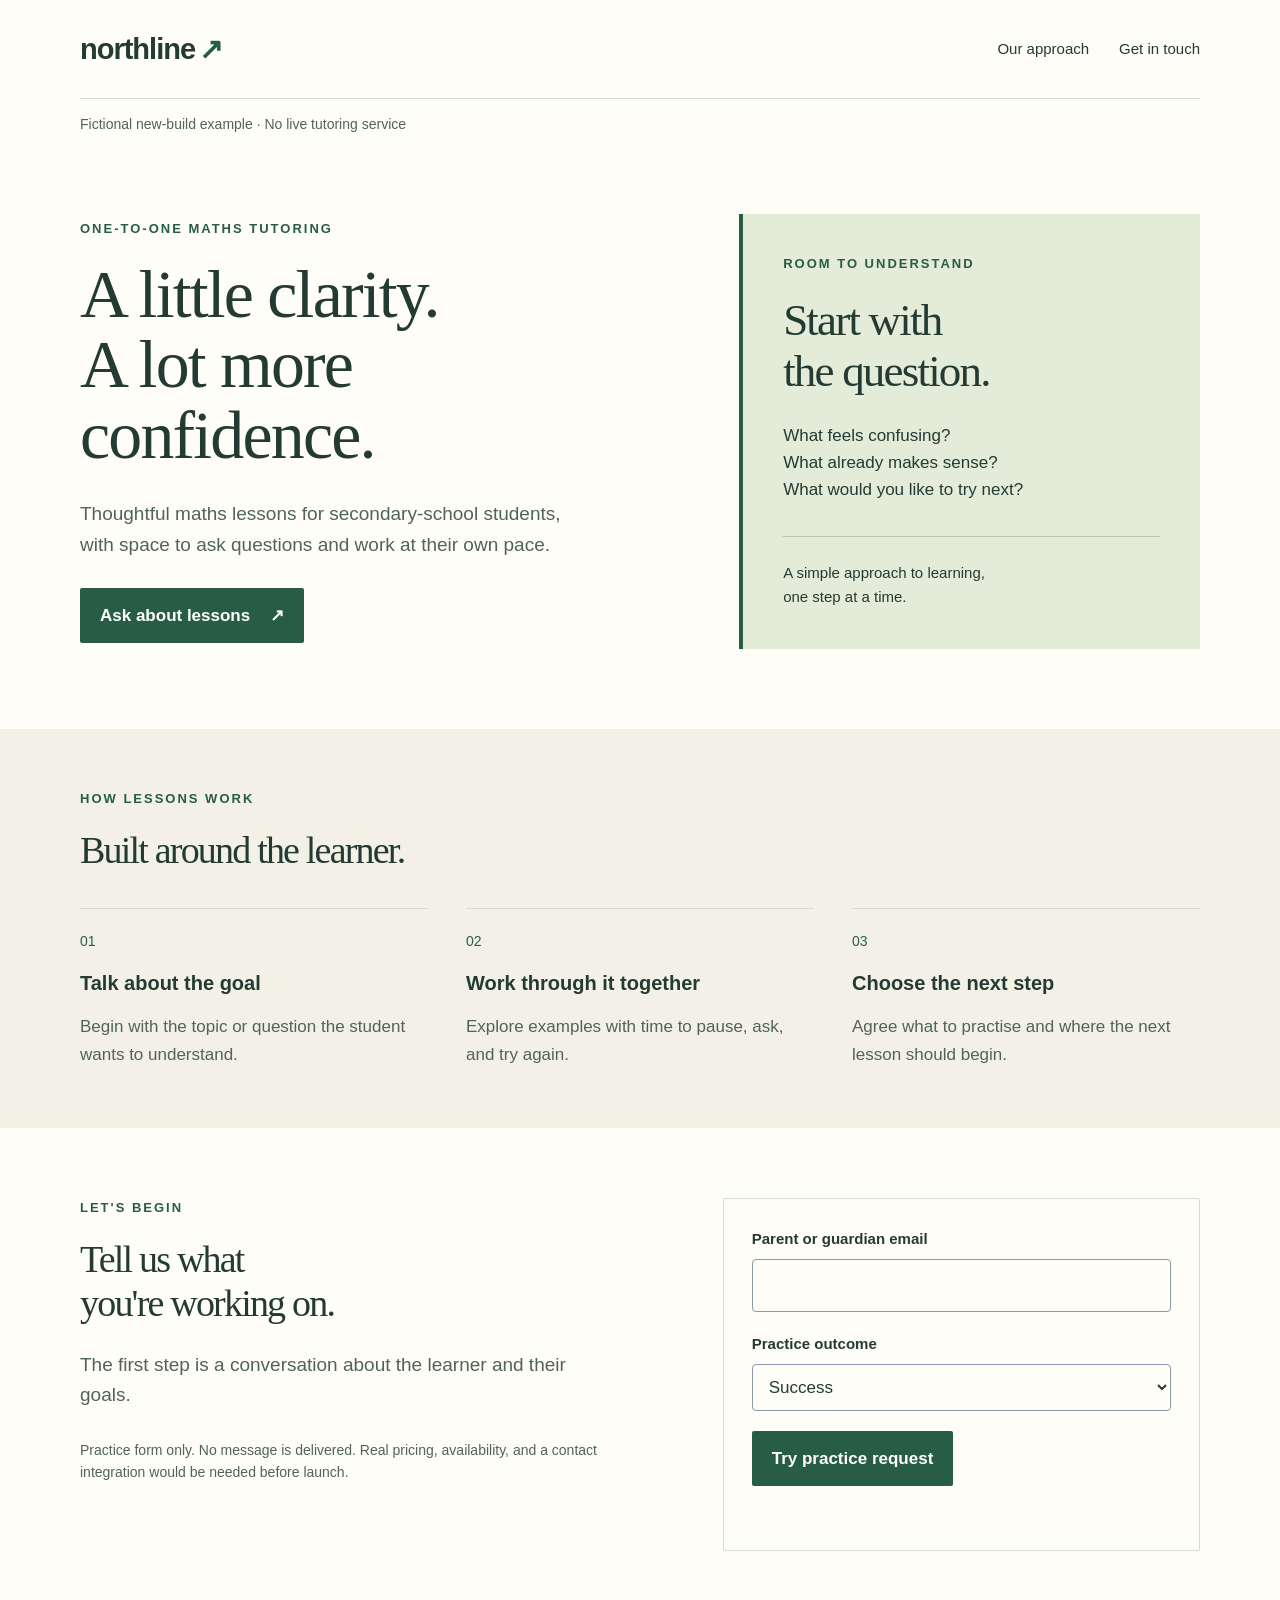
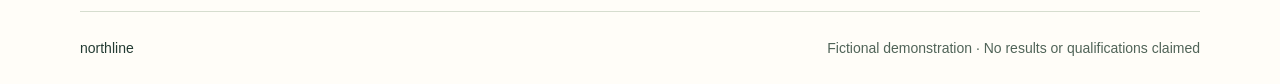
<file: examples/northline/index.html>
<!doctype html>
<html lang="en"><head><meta charset="utf-8"><meta name="viewport" content="width=device-width,initial-scale=1"><title>Northline — thoughtful maths tutoring</title><link rel="stylesheet" href="../site.css"></head>
<body class="northline"><header class="wrap"><nav aria-label="Main"><a class="brand" href="#home">northline<span aria-hidden="true">↗</span></a><div class="nav-links"><a href="#approach">Our approach</a><a href="#contact">Get in touch</a></div></nav><p class="notice">Fictional new-build example · No live tutoring service</p></header><main id="home"><section class="wrap hero"><div><p class="eyebrow">ONE-TO-ONE MATHS TUTORING</p><h1>A little clarity.<br>A lot more<br>confidence.</h1><p class="lead">Thoughtful maths lessons for secondary-school students, with space to ask questions and work at their own pace.</p><a class="button" data-primary href="#contact">Ask about lessons <span aria-hidden="true">↗</span></a></div><aside class="lesson"><p class="eyebrow">ROOM TO UNDERSTAND</p><h2>Start with<br>the question.</h2><p>What feels confusing?<br>What already makes sense?<br>What would you like to try next?</p><div class="lesson-note">A simple approach to learning,<br>one step at a time.</div></aside></section><section class="band" id="approach"><div class="wrap"><p class="eyebrow">HOW LESSONS WORK</p><h2>Built around the learner.</h2><div class="features"><article><span class="number">01</span><h3>Talk about the goal</h3><p>Begin with the topic or question the student wants to understand.</p></article><article><span class="number">02</span><h3>Work through it together</h3><p>Explore examples with time to pause, ask, and try again.</p></article><article><span class="number">03</span><h3>Choose the next step</h3><p>Agree what to practise and where the next lesson should begin.</p></article></div></div></section><section class="wrap contact" id="contact"><div><p class="eyebrow">LET'S BEGIN</p><h2>Tell us what<br>you're working on.</h2><p class="lead">The first step is a conversation about the learner and their goals.</p><p class="notice">Practice form only. No message is delivered. Real pricing, availability, and a contact integration would be needed before launch.</p></div><form data-demo-form><label for="email">Parent or guardian email</label><input id="email" type="email" required autocomplete="off"><label for="outcome">Practice outcome</label><select id="outcome"><option value="success">Success</option><option value="error">Error</option></select><button class="button" type="submit">Try practice request</button><p role="status" aria-live="polite"></p></form></section></main><footer class="wrap">northline <span>Fictional demonstration · No results or qualifications claimed</span></footer><script src="../demo.js"></script></body></html>
</file>
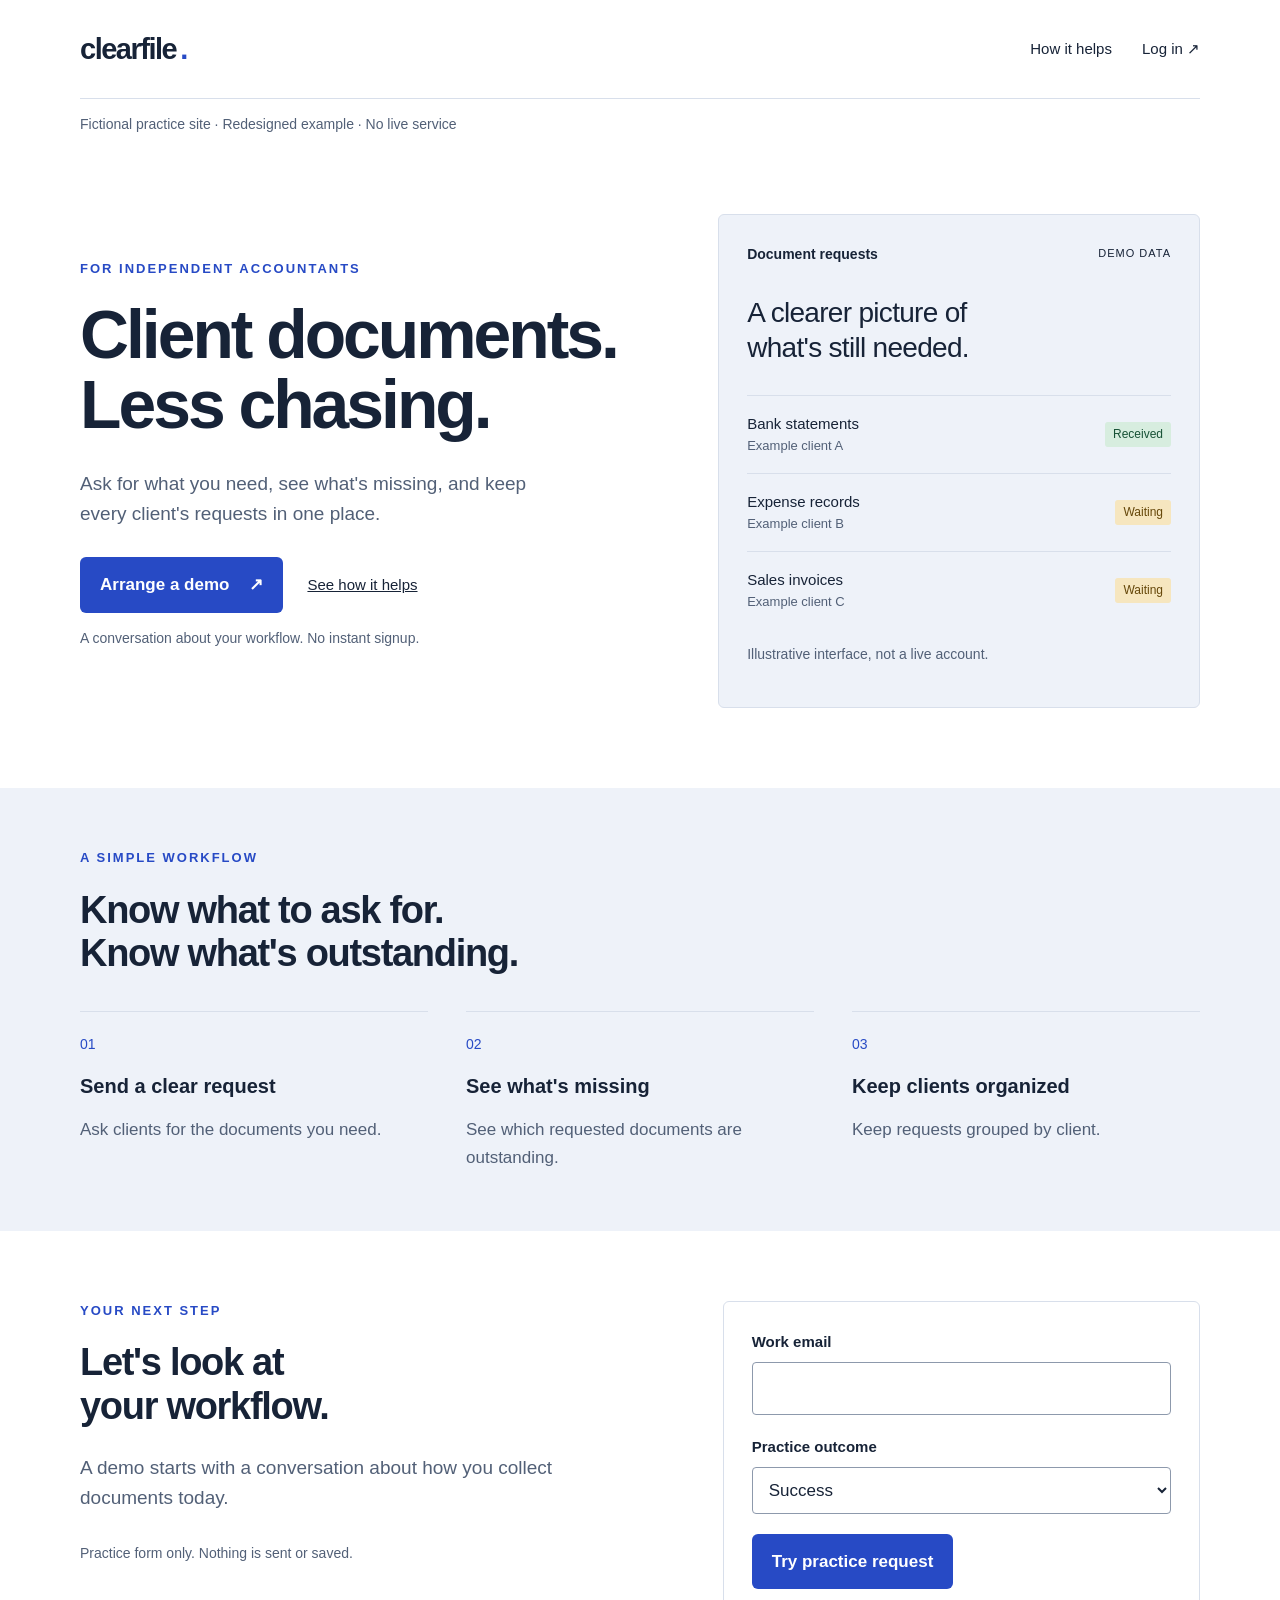
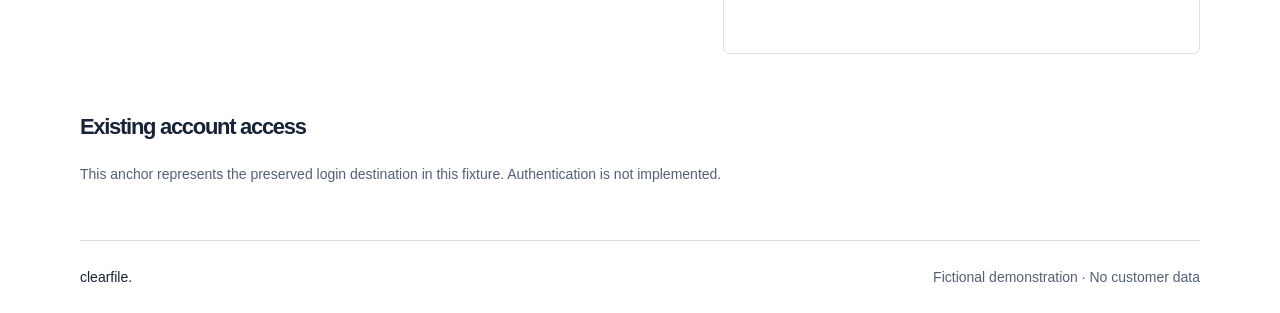
<file: examples/clearfile/after.html>
<!doctype html>
<html lang="en"><head><meta charset="utf-8"><meta name="viewport" content="width=device-width,initial-scale=1"><title>Clearfile — client documents, clearly organized</title><link rel="stylesheet" href="../site.css"></head>
<body class="clearfile"><header class="wrap"><nav aria-label="Main"><a class="brand" href="#home">clearfile<span aria-hidden="true">.</span></a><div class="nav-links"><a href="#features">How it helps</a><a href="#account">Log in <span aria-hidden="true">↗</span></a></div></nav><p class="notice">Fictional practice site · Redesigned example · No live service</p></header><main id="home">
<section class="wrap hero"><div><p class="eyebrow">FOR INDEPENDENT ACCOUNTANTS</p><h1>Client documents.<br>Less chasing.</h1><p class="lead">Ask for what you need, see what's missing, and keep every client's requests in one place.</p><div class="actions"><a class="button" data-primary href="#request">Arrange a demo <span aria-hidden="true">↗</span></a><a class="text-link" href="#features">See how it helps</a></div><p class="muted">A conversation about your workflow. No instant signup.</p></div><aside class="product" aria-label="Illustrative request list"><div class="product-head"><strong>Document requests</strong><span>DEMO DATA</span></div><p class="product-title">A clearer picture of<br>what's still needed.</p><div class="request-row"><span>Bank statements<small>Example client A</small></span><span class="tag">Received</span></div><div class="request-row"><span>Expense records<small>Example client B</small></span><span class="tag pending">Waiting</span></div><div class="request-row"><span>Sales invoices<small>Example client C</small></span><span class="tag pending">Waiting</span></div><p class="muted">Illustrative interface, not a live account.</p></aside></section>
<section class="band" id="features"><div class="wrap"><p class="eyebrow">A SIMPLE WORKFLOW</p><h2>Know what to ask for.<br>Know what's outstanding.</h2><div class="features"><article><span class="number">01</span><h3>Send a clear request</h3><p>Ask clients for the documents you need.</p></article><article><span class="number">02</span><h3>See what's missing</h3><p>See which requested documents are outstanding.</p></article><article><span class="number">03</span><h3>Keep clients organized</h3><p>Keep requests grouped by client.</p></article></div></div></section>
<section class="wrap contact" id="request"><div><p class="eyebrow">YOUR NEXT STEP</p><h2>Let's look at<br>your workflow.</h2><p class="lead">A demo starts with a conversation about how you collect documents today.</p><p class="notice">Practice form only. Nothing is sent or saved.</p></div><form data-demo-form><label for="email">Work email</label><input id="email" name="email" type="email" required autocomplete="off"><label for="outcome">Practice outcome</label><select id="outcome"><option value="success">Success</option><option value="error">Error</option></select><button class="button" type="submit">Try practice request</button><p role="status" aria-live="polite"></p></form></section>
<section class="wrap account" id="account"><h2>Existing account access</h2><p>This anchor represents the preserved login destination in this fixture. Authentication is not implemented.</p></section></main><footer class="wrap">clearfile. <span>Fictional demonstration · No customer data</span></footer><script src="../demo.js"></script></body></html>
</file>
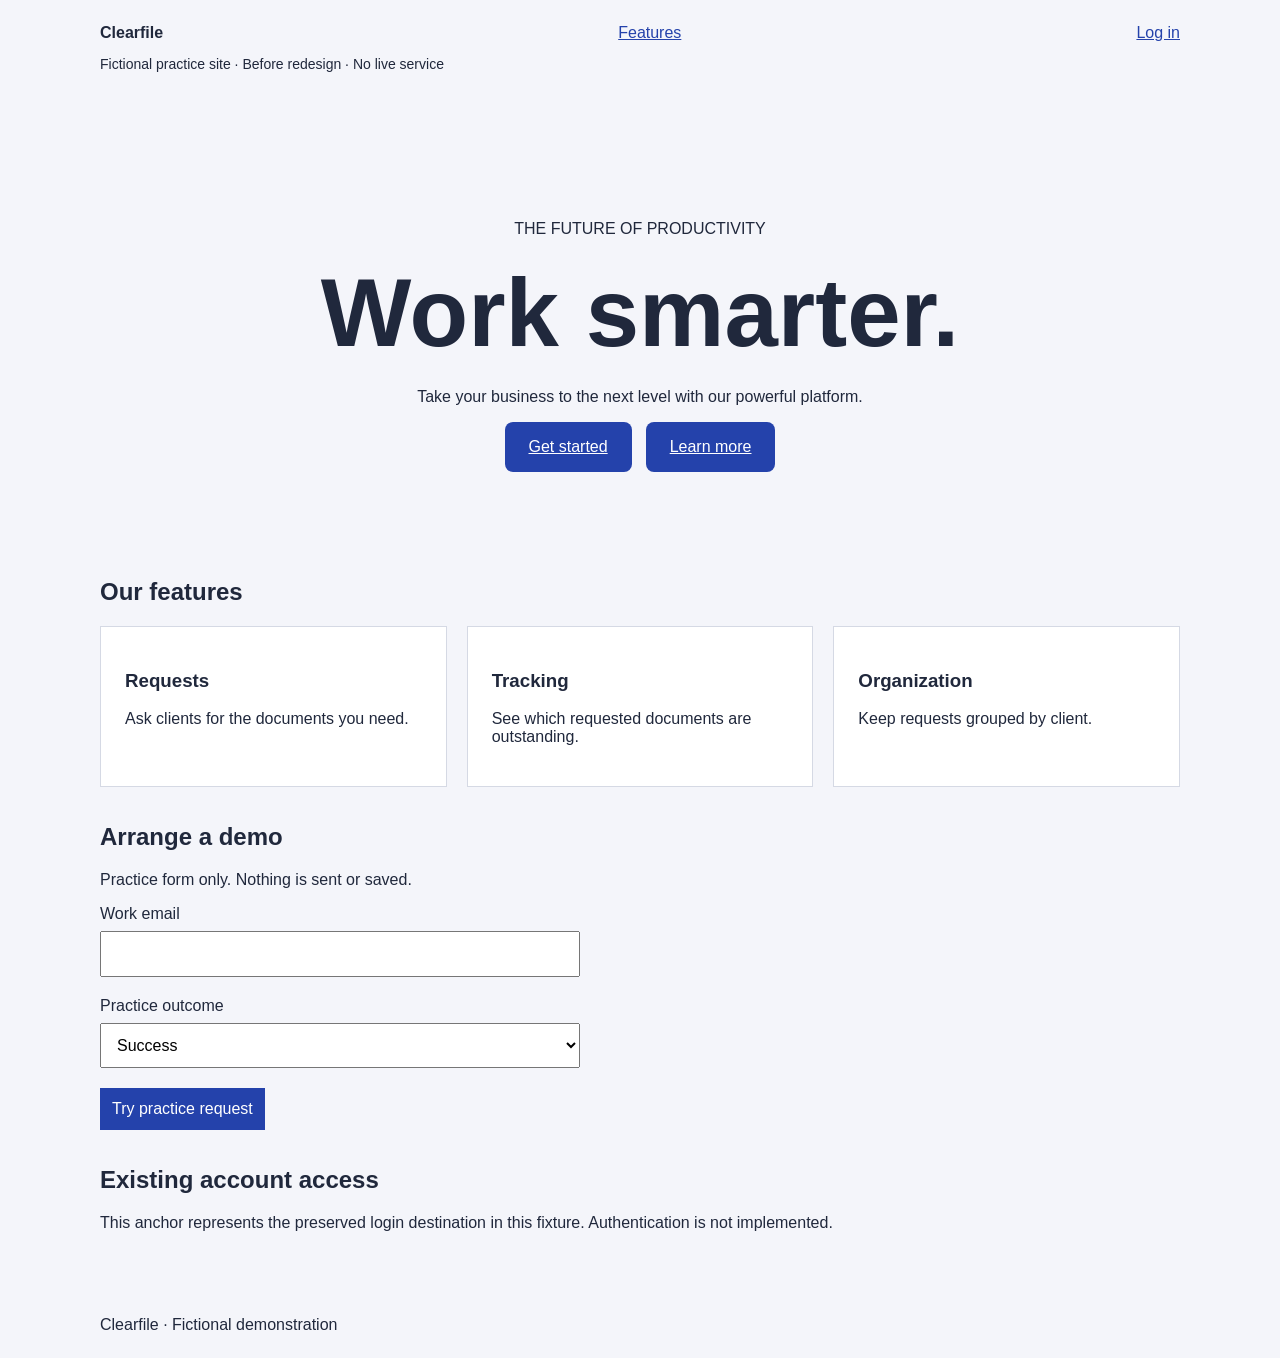
<file: examples/clearfile/before.html>
<!doctype html>
<html lang="en"><head><meta charset="utf-8"><meta name="viewport" content="width=device-width,initial-scale=1"><title>Clearfile — before redesign</title>
<style>body{font:16px Arial,sans-serif;color:#20283c;margin:0;background:#f4f5fa}header,main,footer{max-width:1080px;margin:auto;padding:24px}nav{display:flex;justify-content:space-between;gap:20px;flex-wrap:wrap}a{color:#2442ab}.hero{text-align:center;padding:70px 0}h1{font-size:clamp(48px,9vw,96px);margin:20px 0}.actions{display:flex;justify-content:center;gap:14px;flex-wrap:wrap}.actions a{padding:16px 24px;background:#2442ab;color:white;border-radius:8px}.features{display:grid;grid-template-columns:repeat(auto-fit,minmax(220px,1fr));gap:20px}.features article{background:white;padding:24px;border:1px solid #d5d9e4}section{margin-bottom:36px}form{max-width:480px}label,input,select{display:block}input,select,button{font:inherit;padding:12px;box-sizing:border-box;max-width:100%}input,select{width:100%;margin:8px 0 20px}button{background:#2442ab;color:white;border:0;cursor:pointer}button:disabled{opacity:.65}*:focus-visible{outline:3px solid #b25700;outline-offset:4px}.notice{font-size:14px}</style></head>
<body><header><nav aria-label="Main"><strong>Clearfile</strong><a href="#features">Features</a><a href="#account">Log in</a></nav><p class="notice">Fictional practice site · Before redesign · No live service</p></header><main>
<section class="hero"><p>THE FUTURE OF PRODUCTIVITY</p><h1>Work smarter.</h1><p>Take your business to the next level with our powerful platform.</p><div class="actions"><a data-primary href="#request">Get started</a><a href="#features">Learn more</a></div></section>
<section id="features"><h2>Our features</h2><div class="features"><article><h3>Requests</h3><p>Ask clients for the documents you need.</p></article><article><h3>Tracking</h3><p>See which requested documents are outstanding.</p></article><article><h3>Organization</h3><p>Keep requests grouped by client.</p></article></div></section>
<section id="request"><h2>Arrange a demo</h2><p>Practice form only. Nothing is sent or saved.</p><form data-demo-form><label for="email">Work email</label><input id="email" name="email" type="email" required autocomplete="off"><label for="outcome">Practice outcome</label><select id="outcome"><option value="success">Success</option><option value="error">Error</option></select><button type="submit">Try practice request</button><p role="status" aria-live="polite"></p></form></section>
<section id="account"><h2>Existing account access</h2><p>This anchor represents the preserved login destination in this fixture. Authentication is not implemented.</p></section></main><footer>Clearfile · Fictional demonstration</footer><script src="../demo.js"></script></body></html>
</file>
<file: examples/site.css>
:root{--ink:#172337;--paper:#fff;--soft:#eef2f9;--accent:#274ac5;--line:#d8dfeb;--muted:#526077;--focus:#aa4700;--radius:6px;--space:24px}*{box-sizing:border-box}html{scroll-behavior:smooth}body{margin:0;color:var(--ink);background:var(--paper);font:17px/1.6 Arial,sans-serif}a{color:inherit;text-decoration:none}a:hover{text-decoration:underline}button,input,select{font:inherit}button,a,input,select{touch-action:manipulation}*:focus-visible{outline:3px solid var(--focus);outline-offset:5px}.wrap{width:min(1120px,calc(100% - 64px));margin:auto}nav{display:flex;justify-content:space-between;align-items:center;gap:24px;padding:26px 0;border-bottom:1px solid var(--line)}.brand{font-weight:800;font-size:29px;letter-spacing:-1.5px}.brand span{color:var(--accent);padding-left:4px}.nav-links{display:flex;gap:30px;font-size:15px}.notice{font-size:14px;color:var(--muted);line-height:1.6}.hero{display:grid;grid-template-columns:1.2fr 1fr;gap:60px;align-items:center;padding-top:64px;padding-bottom:80px}.eyebrow{font-size:13px;letter-spacing:2px;font-weight:700;color:var(--accent);margin:0 0 20px}h1{font-size:clamp(42px,5.3vw,70px);line-height:1.04;letter-spacing:-3px;margin:0 0 28px}h2{font-size:38px;line-height:1.15;letter-spacing:-1.3px;margin:0 0 24px}h3{font-size:20px;line-height:1.3;margin:16px 0 10px}.lead{font-size:19px;max-width:490px;color:var(--muted);margin-bottom:28px}.actions{display:flex;gap:24px;align-items:center;flex-wrap:wrap}.button{display:inline-flex;align-items:center;justify-content:center;gap:20px;background:var(--accent);color:#fff;border:0;border-radius:var(--radius);padding:14px 20px;font-weight:700;cursor:pointer}.button:disabled{opacity:.65;cursor:wait}.text-link{font-size:15px;text-decoration:underline}.muted{color:var(--muted);font-size:14px}.product{background:var(--soft);padding:28px;border:1px solid var(--line);border-radius:var(--radius)}.product-head{display:flex;justify-content:space-between;gap:16px;align-items:center;font-size:14px}.product-head>span{font-size:11px;letter-spacing:1px}.product-title{font-size:28px;line-height:1.25;letter-spacing:-.7px;margin:30px 0}.request-row{display:flex;justify-content:space-between;gap:10px;align-items:center;border-top:1px solid var(--line);padding:16px 0;font-size:15px}.request-row small{display:block;color:var(--muted);font-size:13px}.tag{color:#175136;background:#d7eddf;font-size:12px;padding:3px 8px;border-radius:3px}.tag.pending{background:#f6e6bf;color:#65470a}.band{background:var(--soft);padding:60px 0}.features{display:grid;grid-template-columns:repeat(3,1fr);gap:38px;margin-top:35px}.features article{border-top:1px solid var(--line);padding-top:18px}.features p{color:var(--muted);margin-bottom:0}.number{font-size:14px;color:var(--accent)}.contact{display:grid;grid-template-columns:1.2fr 1fr;gap:70px;padding-top:70px;padding-bottom:60px}form{padding:28px;border:1px solid var(--line);border-radius:var(--radius);align-self:start}label{display:block;font-size:15px;font-weight:700}input,select{display:block;width:100%;padding:12px;margin:8px 0 20px;color:var(--ink);background:var(--paper);border:1px solid #8d99ac;border-radius:4px}[role=status]{font-size:14px;margin-bottom:0;min-height:22px}.account{padding-bottom:40px}.account h2{font-size:22px}.account p{font-size:14px;color:var(--muted)}footer{display:flex;justify-content:space-between;gap:24px;padding:25px 0;border-top:1px solid var(--line);font-size:14px}footer span{color:var(--muted)}.northline{--ink:#233b33;--accent:#285d45;--soft:#f3f0e5;--paper:#fffdf8;--line:#d6ddcf;--muted:#506458;--focus:#ae4700;--radius:2px}.northline h1,.northline h2{font-family:Georgia,serif;font-weight:400;letter-spacing:-1.8px}.northline .hero{grid-template-columns:1.3fr 1fr}.lesson{background:#e4ebd8;padding:40px;border-left:4px solid var(--accent)}.lesson h2{font-size:45px}.lesson-note{margin-top:32px;padding-top:24px;border-top:1px solid #b9c9ae;font-size:15px}.northline .brand{letter-spacing:-1px}@media(max-width:700px){.wrap{width:calc(100% - 40px)}nav{align-items:flex-start}.nav-links{gap:15px;font-size:14px;flex-wrap:wrap;justify-content:flex-end}.brand{font-size:25px}.hero,.northline .hero,.contact{grid-template-columns:1fr;gap:32px;padding-top:36px;padding-bottom:44px}h1{font-size:46px;letter-spacing:-2px}h2{font-size:33px}.lead{font-size:18px}.features{grid-template-columns:1fr;gap:24px}.band{padding:40px 0}.product,form,.lesson{padding:22px}.product-head{flex-wrap:wrap}footer{flex-direction:column;gap:8px}.button{max-width:100%}}@media(prefers-reduced-motion:reduce){html{scroll-behavior:auto}}
</file>
